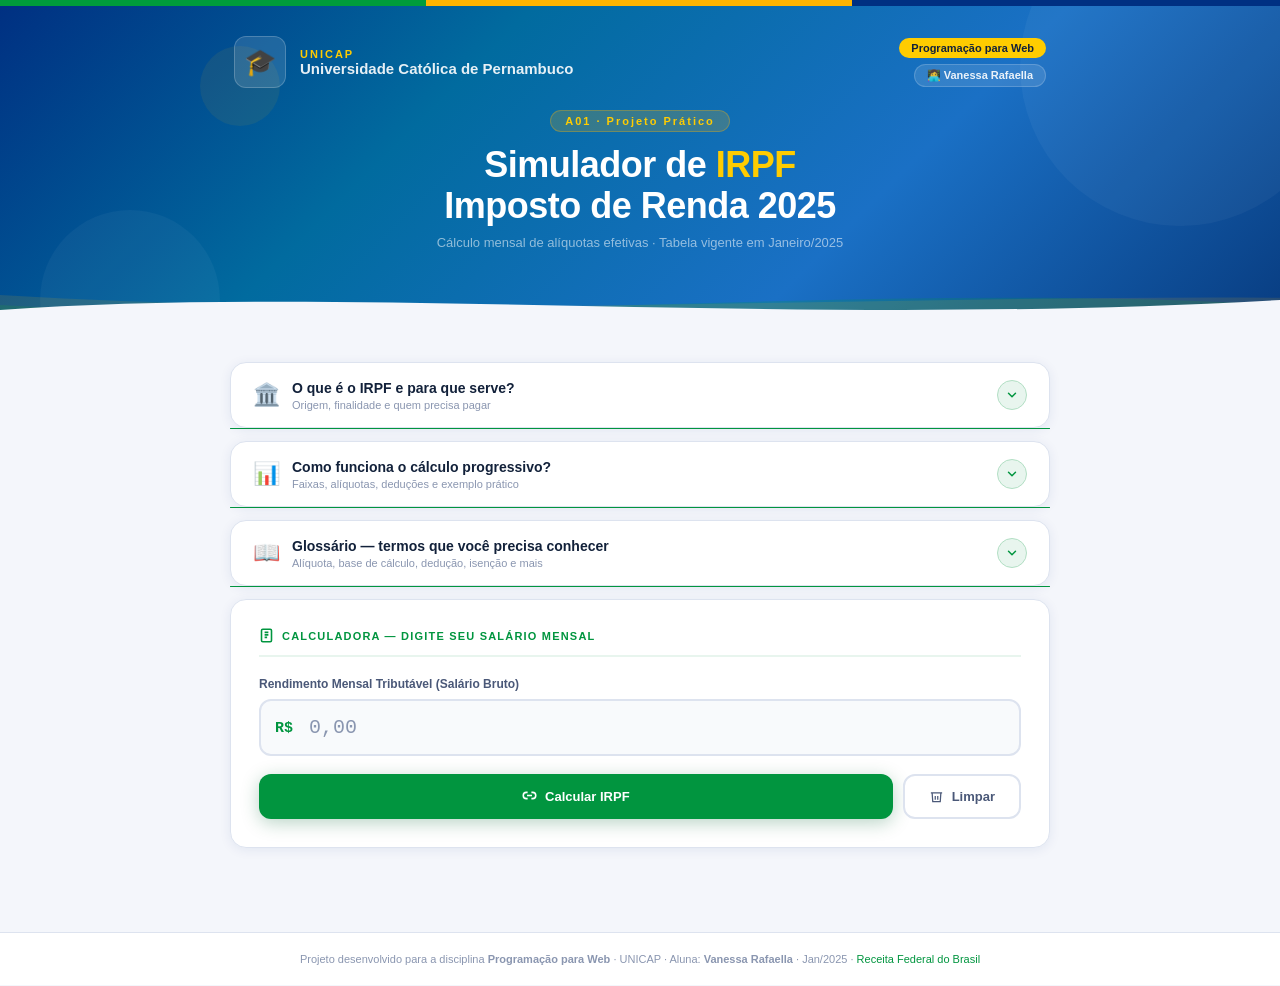
<file: index.html>
<!doctype html>
<html lang="pt-BR">
  <head>
    <meta charset="UTF-8" />
    <meta name="viewport" content="width=device-width, initial-scale=1.0" />

    <title>Simulador de IRPF - Imposto de Renda 2025 | Vanessa Rafaella · UNICAP</title>
    <meta name="description" content="Simulador de IRPF - Cálcule o seu imposto de renda com base na tabela do ano de 2025">
    <meta name="keywords" content="Calculadora de IRPF, Simulador de IRPF, Imposto de Renda 20025, Vanessenceweb">
    <meta name="author" content="Vanessa Lima">
    <meta name="robots" content="index, follow, max-image-preview:large, max-snippet:-1, max-video-preview:-1">

<!-- ====== || PRECONNECT || ====== -->
    <link rel="preconnect" href="https://fonts.googleapis.com">
    <link rel="preconnect" href="https://fonts.gstatic.com" crossorigin>
  
<!-- ====== || CSS || ====== -->
<link rel="stylesheet" href="style.css">

<!-- ====== || FAVICON || ====== -->
    
<link rel="icon" type="image/png" sizes="192x192" href="./favicon_io/android-chrome-192x192.png">
<link rel="icon" type="image/png" sizes="512x512" href="./favicon_io/android-chrome-512x512.png">
<link rel="apple-touch-icon" sizes="180x180" href="./favicon_io/apple-touch-icon.png">
<link rel="icon" type="image/png" sizes="32x32" href="./favicon_io/favicon-32x32.png">
<link rel="icon" type="image/png" sizes="16x16" href="./favicon_io/favicon-16x16.png">
<link rel="shortcut icon" href="./favicon_io/favicon.ico">
<link rel="manifest" href="./favicon_io/site.webmanifest">
 
    
<!-- TAGS OPEN GRAPH -->
  <meta property="og:title" content:"Simulador de IRPF - Imposto de Renda 2025 | Vanessa Rafaella · UNICAP">
  <meta property="og:description" content="Simulador de IRPF - Cálcule o seu imposto de renda com base na tabela do ano de 2025">
  <meta property="og:image:width" content="1200">
  <meta property="og:image:height" content="630">
  <meta property="og:url" content="https://vanessenceweb.github.io/ALIQUOTA/nova-calculadora-irpf.html">
  <meta property="og:type" content="website">
  <meta property="og:site_name" content="Simulador de IRPF - VANESSENCEWEB">




</head>

  <body>
    <!-- Canvas confete -->
    <canvas id="confete"
    style="
        position: fixed;
        top: 0;
        left: 0;
        width: 100%;
        height: 100%;
        pointer-events: none;
        z-index: 9998;
        display: none;
      "
    ></canvas>

    <!-- Carimbo isento -->
    <div id="carimbo">
      <div class="carimbo-box">
        <div class="ct">🇧🇷 ISENTO</div>
        <div class="cs">Imposto de Renda</div>
      </div>
    </div>

    <div class="faixa-brasil"></div>

    <!-- ════ HEADER ════ -->
    <header>
      <div class="deco d1"></div>
      <div class="deco d2"></div>
      <div class="deco d3"></div>

      <div class="header-inner">
        <div class="header-top">
          <div class="inst-logo">🎓</div>
          <div class="inst-info">
            <div class="sigla">UNICAP</div>
            <div class="inst-nome">Universidade Católica de Pernambuco</div>
          </div>
          <div class="header-badges">
            <span class="badge badge-mat">Programação para Web</span>
            <span class="badge badge-alu">👩‍💻 Vanessa Rafaella</span>
          </div>
        </div>

        <div class="header-title">
          <div class="tag">A01 · Projeto Prático</div>
          <h1>Simulador de <span>IRPF</span><br />Imposto de Renda 2025</h1>
          <p class="sub">
            Cálculo mensal de alíquotas efetivas · Tabela vigente em
            Janeiro/2025
          </p>
        </div>
      </div>

      <div class="waves-wrap" aria-hidden="true">
        <svg
          class="wave wave-1"
          viewBox="0 0 1440 50"
          preserveAspectRatio="none"
        >
          <path
            d="M0,25 C240,50 480,0 720,25 C960,50 1200,0 1440,25 L1440,50 L0,50Z"
          />
        </svg>
        <svg
          class="wave wave-2"
          viewBox="0 0 1440 50"
          preserveAspectRatio="none"
        >
          <path
            d="M0,15 C280,45 560,5 840,22 C1120,42 1300,8 1440,20 L1440,50 L0,50Z"
          />
        </svg>
        <svg
          class="wave wave-3"
          viewBox="0 0 1440 50"
          preserveAspectRatio="none"
        >
          <path
            d="M0,30 C200,5 450,48 720,20 C990,5 1220,42 1440,28 L1440,50 L0,50Z"
          />
        </svg>
      </div>
    </header>

    <!-- ════ MAIN ════ -->
    <main>
      <!-- ── ACORDEÕES EDUCATIVOS ── -->

      <!-- ACORDEÃO 1: O que é o IRPF -->
      <div class="acordeao">
        <div
          class="acord-header"
          onclick="toggleAcord(this)"
          aria-expanded="false"
        >
          <div class="acord-esq">
            <span class="acord-icone">🏛️</span>
            <div>
              <div class="acord-titulo">O que é o IRPF e para que serve?</div>
              <div class="acord-sub">
                Origem, finalidade e quem precisa pagar
              </div>
            </div>
          </div>
          <div class="acord-seta">
            <svg
              viewBox="0 0 24 24"
              fill="none"
              stroke-width="2.5"
              stroke-linecap="round"
              stroke-linejoin="round"
            >
              <polyline points="6 9 12 15 18 9" />
            </svg>
          </div>
        </div>
        <div class="acord-body">
          <div class="acord-body-inner">
            <div class="edu-grid">
              <div class="edu-card cv">
                <div class="ei">🏛️</div>
                <div class="et">O que é o IRPF?</div>
                <div class="ed">
                  O <strong>Imposto de Renda da Pessoa Física</strong> é um
                  tributo federal cobrado sobre os rendimentos (salários,
                  aluguéis, etc.) de cada cidadão brasileiro, gerenciado pela
                  <strong>Receita Federal</strong>.
                </div>
              </div>
              <div class="edu-card ca">
                <div class="ei">🏥</div>
                <div class="et">Para que serve?</div>
                <div class="ed">
                  O dinheiro financia serviços públicos como
                  <strong>saúde, educação, segurança e infraestrutura</strong>.
                  É uma das principais fontes de receita do governo federal —
                  arrecada centenas de bilhões por ano.
                </div>
              </div>
              <div class="edu-card cy">
                <div class="ei">📅</div>
                <div class="et">Quando é cobrado?</div>
                <div class="ed">
                  Para trabalhadores CLT, é descontado
                  <strong>todo mês na folha</strong> pelo empregador (IRRF). Uma
                  vez por ano, o contribuinte faz a
                  <strong>Declaração do IR</strong> para ajustar o valor final.
                </div>
              </div>
              <div class="edu-card cg">
                <div class="ei">⚖️</div>
                <div class="et">É progressivo — o que significa?</div>
                <div class="ed">
                  Quem ganha mais paga proporcionalmente mais. Quem ganha pouco
                  pode ser <strong>isento</strong>. A alíquota
                  <em>efetiva</em> é sempre menor que a da última faixa
                  atingida.
                </div>
              </div>
            </div>
          </div>
        </div>
      </div>

      <!-- ACORDEÃO 2: Como funciona -->
      <div class="acordeao">
        <div
          class="acord-header"
          onclick="toggleAcord(this)"
          aria-expanded="false"
        >
          <div class="acord-esq">
            <span class="acord-icone">📊</span>
            <div>
              <div class="acord-titulo">
                Como funciona o cálculo progressivo?
              </div>
              <div class="acord-sub">
                Faixas, alíquotas, deduções e exemplo prático
              </div>
            </div>
          </div>
          <div class="acord-seta">
            <svg
              viewBox="0 0 24 24"
              fill="none"
              stroke-width="2.5"
              stroke-linecap="round"
              stroke-linejoin="round"
            >
              <polyline points="6 9 12 15 18 9" />
            </svg>
          </div>
        </div>
        <div class="acord-body">
          <div class="acord-body-inner">
            <div class="edu-grid" style="margin-bottom: 20px">
              <div class="edu-card cv">
                <div class="ei">🍰</div>
                <div class="et">O imposto é como fatias de bolo</div>
                <div class="ed">
                  Cada parte do salário é tributada na alíquota da
                  <strong>sua faixa</strong>, nunca o salário todo. Por isso a
                  alíquota efetiva é sempre menor que a da última faixa.
                </div>
              </div>
              <div class="edu-card ca">
                <div class="ei">📐</div>
                <div class="et">Exemplo: salário de R$ 3.000</div>
                <div class="ed">
                  3.000 × 15% = R$ 450,00<br />450,00 − R$ 381,44 (dedução) =
                  <strong>R$ 68,56</strong><br />Alíquota efetiva = 68,56 ÷
                  3.000 = <strong>2,28%</strong>
                </div>
              </div>
            </div>
            <div style="overflow-x: auto">
              <table class="tabela">
                <thead>
                  <tr>
                    <th>Faixa</th>
                    <th class="col-h">Base de Cálculo Mensal</th>
                    <th>Alíquota</th>
                    <th class="col-h">Dedução</th>
                    <th>O que significa</th>
                  </tr>
                </thead>
                <tbody>
                  <tr>
                    <td><span class="pill p0">1ª Faixa</span></td>
                    <td class="mono col-h">Até R$ 2.259,20</td>
                    <td><span class="pill p0">Isento · 0%</span></td>
                    <td class="mono col-h">—</td>
                    <td style="font-size: 12px; color: var(--texto-2)">
                      Não paga nada de IR 🎉
                    </td>
                  </tr>
                  <tr>
                    <td><span class="pill p7">2ª Faixa</span></td>
                    <td class="mono col-h">R$ 2.259,21 a R$ 2.826,65</td>
                    <td><span class="pill p7">7,5%</span></td>
                    <td class="mono col-h">R$ 169,44</td>
                    <td style="font-size: 12px; color: var(--texto-2)">
                      Só o excedente de R$ 2.259,20
                    </td>
                  </tr>
                  <tr>
                    <td><span class="pill p15">3ª Faixa</span></td>
                    <td class="mono col-h">R$ 2.826,66 a R$ 3.751,05</td>
                    <td><span class="pill p15">15%</span></td>
                    <td class="mono col-h">R$ 381,44</td>
                    <td style="font-size: 12px; color: var(--texto-2)">
                      Só o excedente de R$ 2.826,65
                    </td>
                  </tr>
                  <tr>
                    <td><span class="pill p22">4ª Faixa</span></td>
                    <td class="mono col-h">R$ 3.751,06 a R$ 4.664,68</td>
                    <td><span class="pill p22">22,5%</span></td>
                    <td class="mono col-h">R$ 662,77</td>
                    <td style="font-size: 12px; color: var(--texto-2)">
                      Só o excedente de R$ 3.751,05
                    </td>
                  </tr>
                  <tr>
                    <td><span class="pill p27">5ª Faixa</span></td>
                    <td class="mono col-h">Acima de R$ 4.664,68</td>
                    <td><span class="pill p27">27,5%</span></td>
                    <td class="mono col-h">R$ 896,00</td>
                    <td style="font-size: 12px; color: var(--texto-2)">
                      Só o excedente de R$ 4.664,68
                    </td>
                  </tr>
                </tbody>
              </table>
            </div>
          </div>
        </div>
      </div>

      <!-- ACORDEÃO 3: Glossário -->
      <div class="acordeao">
        <div
          class="acord-header"
          onclick="toggleAcord(this)"
          aria-expanded="false"
        >
          <div class="acord-esq">
            <span class="acord-icone">📖</span>
            <div>
              <div class="acord-titulo">
                Glossário — termos que você precisa conhecer
              </div>
              <div class="acord-sub">
                Alíquota, base de cálculo, dedução, isenção e mais
              </div>
            </div>
          </div>
          <div class="acord-seta">
            <svg
              viewBox="0 0 24 24"
              fill="none"
              stroke-width="2.5"
              stroke-linecap="round"
              stroke-linejoin="round"
            >
              <polyline points="6 9 12 15 18 9" />
            </svg>
          </div>
        </div>
        <div class="acord-body">
          <div class="acord-body-inner">
            <div class="gloss-grid">
              <div class="gloss-item">
                <div class="gt">📌 Alíquota</div>
                <div class="gd">
                  Percentual (%) que define quanto de imposto incide sobre uma
                  faixa de renda. Ex: 15% na 3ª faixa.
                </div>
              </div>
              <div class="gloss-item">
                <div class="gt">📌 Alíquota Efetiva</div>
                <div class="gd">
                  O percentual real de imposto sobre o salário total. Sempre
                  menor que a alíquota da última faixa atingida.
                </div>
              </div>
              <div class="gloss-item">
                <div class="gt">📌 Base de Cálculo</div>
                <div class="gd">
                  Valor sobre o qual o imposto incide. Geralmente o salário
                  bruto menos deduções (INSS, dependentes).
                </div>
              </div>
              <div class="gloss-item">
                <div class="gt">📌 Dedução</div>
                <div class="gd">
                  Valor fixo subtraído do imposto calculado. Evita dupla
                  tributação entre faixas progressivas.
                </div>
              </div>
              <div class="gloss-item">
                <div class="gt">📌 IRRF</div>
                <div class="gd">
                  Imposto de Renda Retido na Fonte — descontado diretamente no
                  salário pelo empregador todo mês.
                </div>
              </div>
              <div class="gloss-item">
                <div class="gt">📌 Isenção</div>
                <div class="gd">
                  Quem ganha até R$ 2.259,20/mês (Jan/2025) está isento: não
                  paga nenhum imposto de renda.
                </div>
              </div>
            </div>
          </div>
        </div>
      </div>

      <!-- 4. CALCULADORA -->
      <div class="card">
        <div class="sec-title">
          <svg
            viewBox="0 0 24 24"
            fill="none"
            stroke="currentColor"
            stroke-width="2.5"
          >
            <rect x="4" y="2" width="16" height="20" rx="2" />
            <path d="M9 7h6M9 11h6M9 15h4" />
          </svg>
          Calculadora — Digite seu Salário Mensal
        </div>

        <div style="margin-bottom: 4px">
          <label for="salario"
            >Rendimento Mensal Tributável (Salário Bruto)</label
          >
          <div class="input-wrap">
            <span class="inp-prefix">R$</span>
            <input
              type="text"
              id="salario"
              placeholder="0,00"
              inputmode="decimal"
              autocomplete="off"
              aria-label="Salário bruto mensal"
            />
          </div>
          <span class="erro" id="erroInput"
            >⚠ Informe um valor válido maior que zero.</span
          >
        </div>

        <div class="btn-row">
          <button class="btn btn-calc" id="btnCalc" onclick="calcular()">
            <span class="icoBtn">
              <svg
                viewBox="0 0 24 24"
                fill="none"
                stroke="currentColor"
                stroke-width="2.5"
              >
                <path d="M9 17H7A5 5 0 0 1 7 7h2" />
                <path d="M15 7h2a5 5 0 1 1 0 10h-2" />
                <line x1="8" y1="12" x2="16" y2="12" />
              </svg>
            </span>
            <span class="spin"></span>
            Calcular IRPF
          </button>
          <button class="btn btn-lim" onclick="limpar()">
            <svg
              viewBox="0 0 24 24"
              fill="none"
              stroke="currentColor"
              stroke-width="2"
            >
              <path d="M3 6h18M19 6l-1 14H6L5 6M10 11v6M14 11v6" />
            </svg>
            Limpar
          </button>
        </div>
      </div>

      <!-- 5. RESULTADO -->
      <div id="resultado">
        <div class="card" style="border: 2px solid var(--verde-light)">
          <div class="sec-title">
            <svg
              viewBox="0 0 24 24"
              fill="none"
              stroke="currentColor"
              stroke-width="2.5"
            >
              <path d="M22 11.08V12a10 10 0 1 1-5.93-9.14" />
              <polyline points="22 4 12 14.01 9 11.01" />
            </svg>
            Resultado do Cálculo
          </div>

          <div class="res-grid">
            <div class="res-card rv">
              <div class="res-label">💰 Imposto a Recolher</div>
              <div class="res-valor" id="valorImposto">R$ 0,00</div>
              <div class="res-sub">Mensal · IRPF Jan/2025</div>
            </div>
            <div class="res-card ra">
              <div class="res-label">📊 Alíquota Efetiva</div>
              <div class="res-valor" id="valorAliquota">0,00%</div>
              <div class="res-sub">Sobre o rendimento bruto</div>
            </div>
          </div>

          <div style="overflow-x: auto; margin-bottom: 4px">
            <table class="tabela-res">
              <thead>
                <tr>
                  <th>Faixa</th>
                  <th class="col-h">Limite</th>
                  <th style="text-align: right">Imposto na Faixa</th>
                </tr>
              </thead>
              <tbody id="tbodyRes"></tbody>
            </table>
          </div>

          <div class="prog-wrap">
            <div class="prog-labels">
              <span>Alíquota efetiva sobre o salário total</span>
              <span id="progPct">0%</span>
            </div>
            <div class="prog-track">
              <div class="prog-fill" id="progFill"></div>
            </div>
          </div>

          <div class="nota">
            <span style="font-size: 18px; flex-shrink: 0">💡</span>
            <span
              >No sistema progressivo, cada real do salário só é tributado na
              alíquota da sua faixa — nunca o salário todo na alíquota mais
              alta. Por isso a alíquota <strong>efetiva</strong> é sempre menor
              que a <strong>nominal</strong> da última faixa.</span
            >
          </div>
        </div>

        <div class="btn-row" style="margin-top: 0">
          <button class="btn btn-pdf" onclick="gerarPDF()">
            <svg
              viewBox="0 0 24 24"
              fill="none"
              stroke="currentColor"
              stroke-width="2"
            >
              <path
                d="M14 2H6a2 2 0 0 0-2 2v16a2 2 0 0 0 2 2h12a2 2 0 0 0 2-2V8z"
              />
              <polyline points="14 2 14 8 20 8" />
              <line x1="16" y1="13" x2="8" y2="13" />
              <line x1="16" y1="17" x2="8" y2="17" />
            </svg>
            Baixar / Imprimir PDF
          </button>
        </div>
      </div>
    </main>

    <footer>
      Projeto desenvolvido para a disciplina
      <strong>Programação para Web</strong> · UNICAP · Aluna:
      <strong>Vanessa Rafaella</strong> · Jan/2025 ·
      <a href="https://www.gov.br/receitafederal" target="_blank"
        >Receita Federal do Brasil</a
      >
    </footer>

    <!-- ════ JAVASCRIPT ════ -->

    <script src="script.js"></script>
  </body>
</html>
</file>
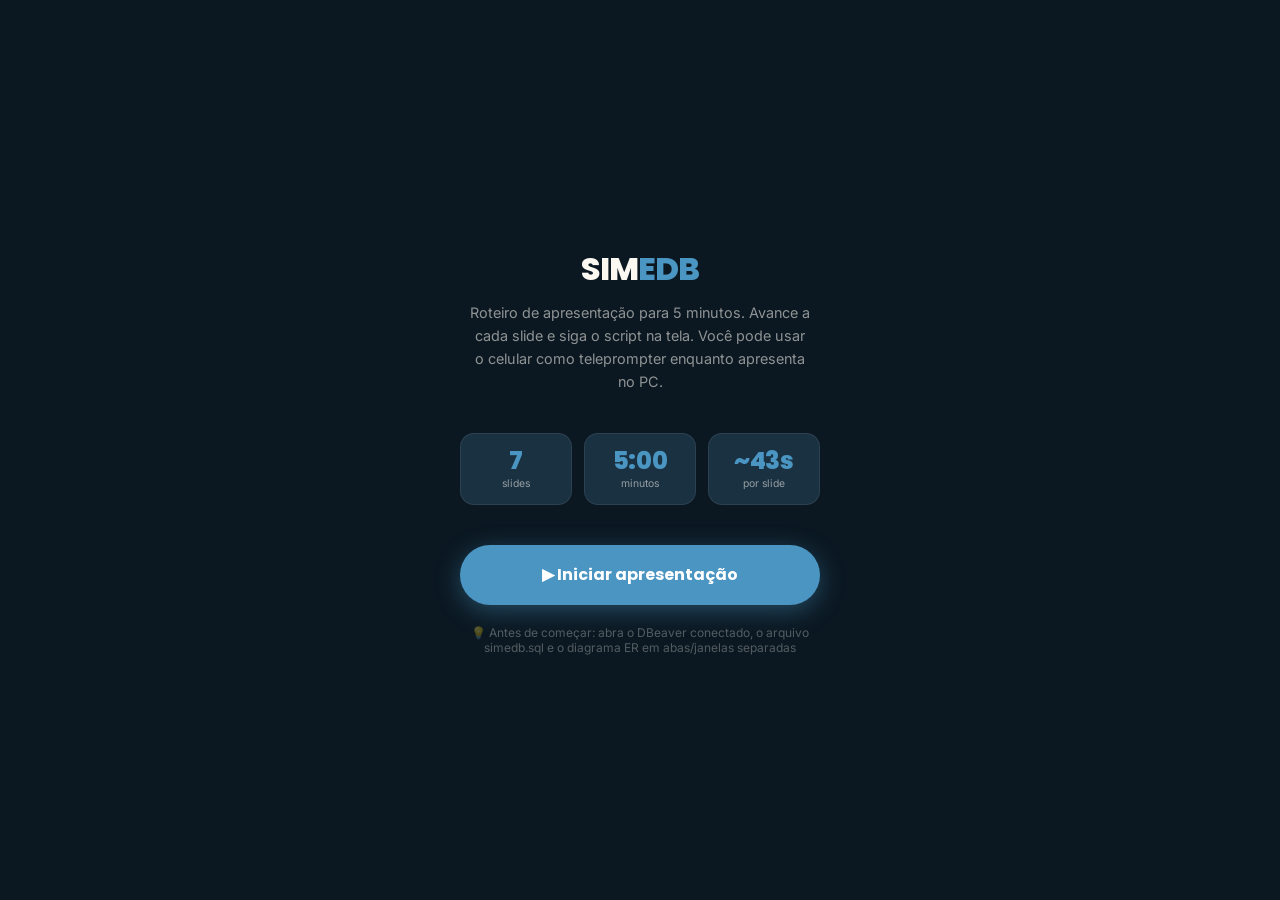
<file: simedb.html>
<!DOCTYPE html>
<html lang="pt-BR">
<head>
  <meta charset="UTF-8"/>
  <meta name="viewport" content="width=device-width, initial-scale=1.0, maximum-scale=1.0, user-scalable=no"/>
  <title>SIMEDB — Roteiro AV05 (5 min)</title>
  <link rel="preconnect" href="https://fonts.googleapis.com">
  <link rel="preconnect" href="https://fonts.gstatic.com" crossorigin>
  <link href="https://fonts.googleapis.com/css2?family=Poppins:wght@400;500;600;700;800&family=Inter:wght@300;400;500;600&display=swap" rel="stylesheet">
  <style>
    :root {
      --blue:     #4A95C2;
      --blue-d:   #1B4965;
      --blue-l:   #7AB5D8;
      --green:    #4CAF82;
      --green-d:  #2E8A5A;
      --yellow:   #F5C842;
      --red:      #E05A4A;
      --bg:       #0B1822;
      --surface:  #122430;
      --surface2: #1A3142;
      --border:   rgba(255,255,255,.08);
      --text:     #FBF7F1;
      --muted:    rgba(251,247,241,.55);
      --dim:      rgba(251,247,241,.3);
      --ff: 'Poppins', sans-serif;
      --fi: 'Inter', sans-serif;
    }
    *, *::before, *::after { box-sizing: border-box; margin: 0; padding: 0; }
    html, body { height: 100%; width: 100%; overflow: hidden; }
    body {
      font-family: var(--ff);
      background: var(--bg);
      color: var(--text);
      -webkit-font-smoothing: antialiased;
      user-select: none;
    }

    /* ── START SCREEN ── */
    #start-screen {
      position: fixed; inset: 0;
      display: flex; flex-direction: column;
      align-items: center; justify-content: center;
      background: var(--bg);
      z-index: 200;
      padding: 2rem;
      text-align: center;
    }
    .start-logo {
      font-size: 2rem; font-weight: 800;
      color: var(--text); letter-spacing: -.03em;
      margin-bottom: .5rem;
    }
    .start-logo span { color: var(--blue); }
    .start-sub {
      font-family: var(--fi);
      font-size: .9rem; color: var(--muted);
      margin-bottom: 2.5rem; line-height: 1.6;
      max-width: 340px;
    }
    .start-info {
      display: grid; grid-template-columns: repeat(3,1fr);
      gap: .75rem; margin-bottom: 2.5rem; width: 100%; max-width: 360px;
    }
    .start-info-box {
      background: var(--surface2);
      border: 1px solid var(--border);
      border-radius: 14px; padding: .9rem .5rem;
      text-align: center;
    }
    .si-num { font-size: 1.5rem; font-weight: 800; color: var(--blue); letter-spacing: -.02em; line-height: 1; }
    .si-lbl { font-family: var(--fi); font-size: .65rem; color: var(--muted); margin-top: .25rem; }
    .btn-start {
      width: 100%; max-width: 360px;
      padding: 1.1rem;
      background: var(--blue);
      border-radius: 999px; border: none;
      font-family: var(--ff); font-size: 1rem; font-weight: 700;
      color: white; cursor: pointer;
      box-shadow: 0 6px 24px rgba(74,149,194,.4);
      transition: all .2s;
    }
    .btn-start:hover { background: var(--blue-d); transform: translateY(-1px); }
    .start-tip {
      margin-top: 1.25rem;
      font-family: var(--fi); font-size: .75rem; color: var(--dim);
      display: flex; align-items: center; gap: .4rem;
      max-width: 340px; text-align: center;
    }

    /* ── MAIN LAYOUT ── */
    #presenter {
      display: none;
      height: 100vh;
      flex-direction: column;
    }
    #presenter.visible { display: flex; }

    /* ── GLOBAL TIMER BAR ── */
    .timer-bar-wrap {
      flex-shrink: 0;
      height: 5px;
      background: var(--surface2);
      position: relative;
    }
    .timer-bar-fill {
      position: absolute; top: 0; left: 0; height: 100%;
      background: var(--green);
      transition: width .5s linear, background .5s;
    }

    /* ── TOP ROW ── */
    .top-row {
      flex-shrink: 0;
      display: flex; align-items: center; justify-content: space-between;
      padding: .85rem 1.25rem;
      background: var(--surface);
      border-bottom: 1px solid var(--border);
    }
    .slide-indicator { display: flex; align-items: center; gap: .5rem; }
    .slide-dots { display: flex; gap: 4px; }
    .sdot {
      width: 6px; height: 6px; border-radius: 50%;
      background: var(--border); transition: all .3s;
    }
    .sdot.done    { background: var(--green); }
    .sdot.current { background: var(--blue); width: 18px; border-radius: 3px; }
    .sdot.future  { background: rgba(255,255,255,.15); }
    .slide-fraction {
      font-family: var(--fi); font-size: .75rem;
      color: var(--muted); font-weight: 500;
    }

    /* ── GLOBAL CLOCK ── */
    .global-clock { display: flex; align-items: center; gap: .5rem; }
    .clock-display {
      font-family: 'Courier New', monospace;
      font-size: 1.375rem; font-weight: 700;
      letter-spacing: .05em;
      transition: color .3s;
    }
    .clock-display.ok     { color: var(--green); }
    .clock-display.warn   { color: var(--yellow); }
    .clock-display.danger { color: var(--red); animation: flash .5s ease-in-out infinite; }
    @keyframes flash { 0%,100%{opacity:1} 50%{opacity:.4} }

    .btn-pause {
      width: 32px; height: 32px;
      background: var(--surface2);
      border: 1px solid var(--border);
      border-radius: 8px;
      display: flex; align-items: center; justify-content: center;
      cursor: pointer; color: var(--muted); transition: all .2s;
    }
    .btn-pause:hover { background: rgba(255,255,255,.08); color: var(--text); }
    .btn-pause svg { width: 14px; height: 14px; stroke: currentColor; fill: none; stroke-width: 2.5; stroke-linecap: round; stroke-linejoin: round; }

    /* ── SLIDE HEADER ── */
    .slide-head {
      flex-shrink: 0;
      padding: .85rem 1.25rem .6rem;
      display: flex; align-items: center; justify-content: space-between;
      border-bottom: 1px solid var(--border);
    }
    .slide-meta { display: flex; flex-direction: column; gap: .15rem; }
    .slide-number {
      font-family: var(--fi); font-size: .65rem; font-weight: 700;
      letter-spacing: .1em; text-transform: uppercase; color: var(--blue);
    }
    .slide-name {
      font-size: 1rem; font-weight: 700;
      color: var(--text); letter-spacing: -.01em;
    }
    .slide-timer-box {
      display: flex; flex-direction: column; align-items: flex-end; gap: .15rem;
    }
    .slide-time-label {
      font-family: var(--fi); font-size: .6rem; font-weight: 600;
      color: var(--muted); letter-spacing: .06em; text-transform: uppercase;
    }
    .slide-time-val {
      font-family: 'Courier New', monospace;
      font-size: 1.125rem; font-weight: 700;
      color: var(--blue-l);
    }

    /* ── SLIDE PROGRESS BAR (mini) ── */
    .slide-prog-wrap {
      flex-shrink: 0;
      height: 3px; background: var(--surface2);
      position: relative;
    }
    .slide-prog-fill {
      position: absolute; top: 0; left: 0; height: 100%;
      background: linear-gradient(90deg, var(--blue-d), var(--blue));
      transition: width .5s linear;
    }

    /* ── SCRIPT AREA ── */
    .script-area {
      flex: 1;
      overflow-y: auto; overflow-x: hidden;
      padding: 1rem 1.25rem 1rem;
    }
    .script-area::-webkit-scrollbar { width: 3px; }
    .script-area::-webkit-scrollbar-track { background: transparent; }
    .script-area::-webkit-scrollbar-thumb { background: var(--border); border-radius: 99px; }

    .script-label {
      font-family: var(--fi); font-size: .65rem; font-weight: 700;
      letter-spacing: .1em; text-transform: uppercase;
      color: var(--blue); margin-bottom: .75rem;
      display: flex; align-items: center; gap: .5rem;
    }
    .script-label::after { content: ''; flex: 1; height: 1px; background: rgba(74,149,194,.2); }

    .script-text {
      font-family: var(--fi);
      font-size: 1.0625rem;
      line-height: 1.75;
      color: var(--text);
      font-weight: 400;
    }
    .script-text .hl {
      color: var(--blue-l);
      font-weight: 600;
    }
    .script-text .stat {
      display: inline-block;
      background: rgba(74,149,194,.14);
      border: 1px solid rgba(74,149,194,.25);
      border-radius: 6px;
      padding: .05rem .4rem;
      color: var(--blue-l);
      font-weight: 700;
      font-size: .95em;
    }
    .script-text .pause {
      display: inline-flex; align-items: center; gap: .3rem;
      color: var(--yellow); font-size: .85em;
      font-weight: 600; font-style: italic;
    }
    .script-text .pause::before { content: '⏸'; font-style: normal; }

    /* code block inside script */
    .script-text code {
      font-family: 'Courier New', monospace;
      background: rgba(0,0,0,.35);
      border: 1px solid var(--border);
      border-radius: 6px;
      padding: .1rem .35rem;
      font-size: .85em;
      color: #B8895C;
    }

    /* talking points */
    .points {
      margin-top: 1rem;
      display: flex; flex-direction: column; gap: .6rem;
    }
    .point { display: flex; gap: .75rem; align-items: flex-start; }
    .point-bullet {
      width: 22px; height: 22px; flex-shrink: 0;
      background: rgba(74,149,194,.12);
      border: 1px solid rgba(74,149,194,.25);
      border-radius: 6px;
      display: flex; align-items: center; justify-content: center;
      font-size: .65rem; font-weight: 700; color: var(--blue);
      margin-top: 1px;
    }
    .point-text {
      font-family: var(--fi); font-size: .9rem;
      color: rgba(251,247,241,.82); line-height: 1.55;
    }
    .point-text strong { color: var(--text); font-weight: 600; }

    /* action box — coisas a fazer no PC */
    .action-box {
      margin-top: 1rem;
      background: rgba(184,137,92,.1);
      border: 1px solid rgba(184,137,92,.3);
      border-radius: 10px;
      padding: .75rem .9rem;
    }
    .action-title {
      font-family: var(--fi); font-size: .65rem; font-weight: 700;
      letter-spacing: .1em; text-transform: uppercase;
      color: #B8895C; margin-bottom: .5rem;
      display: flex; align-items: center; gap: .4rem;
    }
    .action-list {
      font-family: var(--fi); font-size: .82rem;
      color: rgba(251,247,241,.85); line-height: 1.6;
      padding-left: 1rem;
    }
    .action-list li { margin-bottom: .25rem; }

    /* alert box */
    .alert-box {
      margin-top: 1rem;
      padding: .75rem 1rem;
      border-radius: 10px;
      display: flex; gap: .6rem; align-items: flex-start;
    }
    .alert-box.tip  { background: rgba(76,175,130,.1); border: 1px solid rgba(76,175,130,.2); }
    .alert-box.warn { background: rgba(245,200,66,.08); border: 1px solid rgba(245,200,66,.2); }
    .alert-icon { font-size: 1rem; flex-shrink: 0; margin-top: .05rem; }
    .alert-text { font-family: var(--fi); font-size: .8rem; color: var(--muted); line-height: 1.5; }
    .alert-text strong { color: var(--text); font-weight: 600; }

    /* ── BOTTOM CONTROLS ── */
    .controls {
      flex-shrink: 0;
      padding: .75rem 1.25rem 1.5rem;
      background: var(--surface);
      border-top: 1px solid var(--border);
      display: grid;
      grid-template-columns: 1fr 2fr 1fr;
      gap: .6rem;
      align-items: center;
    }
    .btn-nav {
      padding: .75rem;
      background: var(--surface2);
      border: 1px solid var(--border);
      border-radius: 12px;
      font-family: var(--ff); font-size: .8125rem; font-weight: 600;
      color: var(--muted); cursor: pointer;
      display: flex; align-items: center; justify-content: center; gap: .4rem;
      transition: all .2s;
    }
    .btn-nav:hover:not(:disabled) { background: rgba(255,255,255,.06); color: var(--text); }
    .btn-nav:disabled { opacity: .3; pointer-events: none; }
    .btn-nav svg { width: 14px; height: 14px; stroke: currentColor; fill: none; stroke-width: 2.5; stroke-linecap: round; stroke-linejoin: round; }
    .btn-next-big {
      padding: .85rem;
      background: var(--blue);
      border: none;
      border-radius: 12px;
      font-family: var(--ff); font-size: .9rem; font-weight: 700;
      color: white; cursor: pointer;
      display: flex; align-items: center; justify-content: center; gap: .5rem;
      box-shadow: 0 4px 16px rgba(74,149,194,.35);
      transition: all .2s;
    }
    .btn-next-big:hover { background: var(--blue-d); transform: translateY(-1px); }
    .btn-next-big:disabled { background: var(--surface2); color: var(--muted); box-shadow: none; transform: none; pointer-events: none; }
    .btn-next-big svg { width: 16px; height: 16px; stroke: currentColor; fill: none; stroke-width: 2.5; stroke-linecap: round; stroke-linejoin: round; }

    /* ── FINISH SCREEN ── */
    #finish-screen {
      display: none;
      position: fixed; inset: 0;
      background: var(--bg);
      z-index: 200;
      flex-direction: column;
      align-items: center; justify-content: center;
      text-align: center; padding: 2rem;
    }
    .finish-emoji { font-size: 4rem; margin-bottom: 1rem; }
    .finish-title {
      font-size: 1.75rem; font-weight: 800;
      color: var(--text); letter-spacing: -.02em;
      margin-bottom: .5rem; line-height: 1.2;
    }
    .finish-title span { color: var(--blue); }
    .finish-sub {
      font-family: var(--fi); font-size: .9rem;
      color: var(--muted); margin-bottom: 2rem;
      line-height: 1.6; max-width: 320px;
    }
    .finish-time-box {
      background: var(--surface2);
      border: 1px solid var(--border);
      border-radius: 16px; padding: 1.25rem 2rem;
      margin-bottom: 2rem;
    }
    .ft-label { font-family: var(--fi); font-size: .7rem; font-weight: 600; letter-spacing: .1em; text-transform: uppercase; color: var(--muted); margin-bottom: .35rem; }
    .ft-time { font-family: 'Courier New', monospace; font-size: 2.5rem; font-weight: 700; color: var(--blue); }
    .btn-restart {
      width: 100%; max-width: 300px;
      padding: .9rem;
      background: var(--surface2);
      border: 1px solid var(--border);
      border-radius: 12px;
      font-family: var(--ff); font-size: .9rem; font-weight: 600;
      color: var(--text); cursor: pointer; transition: all .2s;
    }
    .btn-restart:hover { background: rgba(255,255,255,.06); }
  </style>
</head>
<body>

<!-- ═══════════ START SCREEN ═══════════ -->
<div id="start-screen">
  <div class="start-logo">SIM<span>EDB</span></div>
  <p class="start-sub">Roteiro de apresentação para 5 minutos. Avance a cada slide e siga o script na tela. Você pode usar o celular como teleprompter enquanto apresenta no PC.</p>

  <div class="start-info">
    <div class="start-info-box">
      <div class="si-num">7</div>
      <div class="si-lbl">slides</div>
    </div>
    <div class="start-info-box">
      <div class="si-num">5:00</div>
      <div class="si-lbl">minutos</div>
    </div>
    <div class="start-info-box">
      <div class="si-num">~43s</div>
      <div class="si-lbl">por slide</div>
    </div>
  </div>

  <button class="btn-start" onclick="startPresentation()">
    ▶ Iniciar apresentação
  </button>
  <div class="start-tip">
    💡 Antes de começar: abra o DBeaver conectado, o arquivo simedb.sql e o diagrama ER em abas/janelas separadas
  </div>
</div>

<!-- ═══════════ PRESENTER ═══════════ -->
<div id="presenter">

  <div class="timer-bar-wrap">
    <div class="timer-bar-fill" id="global-bar" style="width:100%"></div>
  </div>

  <div class="top-row">
    <div class="slide-indicator">
      <div class="slide-dots" id="slide-dots"></div>
      <span class="slide-fraction" id="slide-fraction">1 / 7</span>
    </div>
    <div class="global-clock">
      <div class="clock-display ok" id="clock">5:00</div>
      <div class="btn-pause" id="btn-pause" onclick="togglePause()">
        <svg id="pause-icon" viewBox="0 0 24 24"><rect x="6" y="4" width="4" height="16"/><rect x="14" y="4" width="4" height="16"/></svg>
      </div>
    </div>
  </div>

  <div class="slide-head">
    <div class="slide-meta">
      <span class="slide-number" id="slide-number">Slide 01</span>
      <span class="slide-name" id="slide-name">Abertura</span>
    </div>
    <div class="slide-timer-box">
      <span class="slide-time-label">Tempo ideal</span>
      <span class="slide-time-val" id="slide-alloc">0:25</span>
    </div>
  </div>

  <div class="slide-prog-wrap">
    <div class="slide-prog-fill" id="slide-bar" style="width:0%"></div>
  </div>

  <div class="script-area" id="script-area"></div>

  <div class="controls">
    <button class="btn-nav" id="btn-prev" onclick="prevSlide()">
      <svg viewBox="0 0 24 24"><path d="M15 18l-6-6 6-6"/></svg>
      Voltar
    </button>
    <button class="btn-next-big" id="btn-next" onclick="nextSlide()">
      Próximo slide
      <svg viewBox="0 0 24 24"><path d="M9 18l6-6-6-6"/></svg>
    </button>
    <button class="btn-nav" id="btn-finish" onclick="endPresentation()" style="display:none">
      Finalizar ✓
    </button>
    <div style="display:none" id="spacer-right"></div>
  </div>

</div>

<!-- ═══════════ FINISH SCREEN ═══════════ -->
<div id="finish-screen" style="display:none">
  <div class="finish-emoji">🎓</div>
  <div class="finish-title">Apresentação<br><span>concluída!</span></div>
  <p class="finish-sub">Você fez um semestre inteiro de Banco de Dados sozinha. Agora é só responder com calma se a banca perguntar algo.</p>
  <div class="finish-time-box">
    <div class="ft-label">Tempo total utilizado</div>
    <div class="ft-time" id="finish-time">—</div>
  </div>
  <button class="btn-restart" onclick="restart()">↩ Recomeçar do início</button>
</div>

<script>
  // ── SLIDE DATA
  const slides = [
    {
      number: '01',
      name: 'Abertura — Quem sou e o que vou mostrar',
      alloc: 25,
      script: `
        <div class="script-label">Fala de abertura</div>
        <div class="script-text">
          <span class="pause">pausa de 2 segundos antes de falar, respira</span><br><br>
          "Boa tarde, professor. Meu nome é <span class="hl">Vanessa Rafaella</span> e vou apresentar o projeto que desenvolvi ao longo do semestre na disciplina de Banco de Dados.<br><br>
          O sistema se chama <span class="hl">SIMEDB</span> — <span class="hl">Sistema de Monitoramento e Gestão de Dados da Educação Básica</span>, e vou seguir a ordem das atividades: AV01, AV02, AV03 e AV04, terminando com uma demonstração prática do banco e das consultas em funcionamento."
        </div>
        <div class="alert-box tip">
          <span class="alert-icon">💡</span>
          <div class="alert-text"><strong>Dica:</strong> fale devagar, postura aberta. Não precisa dizer que fez sozinha logo de cara — isso fica natural ao longo da fala.</div>
        </div>
      `
    },
    {
      number: '02',
      name: 'AV01 — Minimundo (o problema que o SIMEDB resolve)',
      alloc: 40,
      script: `
        <div class="script-label">Contextualização do projeto</div>
        <div class="script-text">
          "Comecei pelo <span class="hl">minimundo</span>: a ideia é apoiar o monitoramento da <span class="hl">ODS 4 da ONU</span> — educação de qualidade — armazenando dados de escolas da educação básica em Pernambuco.<br><br>
          O sistema precisa registrar <span class="hl">escolas</span>, sua infraestrutura, <span class="hl">turmas</span>, <span class="hl">alunos</span> matriculados, <span class="hl">docentes</span> que lecionam, <span class="hl">gestores</span> que administram, e <span class="hl">indicadores educacionais</span> como taxa de aprovação e evasão.<br><br>
          A motivação é prática: dados confiáveis ajudam gestores públicos a identificar escolas que precisam de mais investimento e a acompanhar metas da ODS 4."
        </div>
        <div class="action-box">
          <div class="action-title">📺 No PC, mostrar:</div>
          <ol class="action-list">
            <li>Abrir o documento da <strong>AV01 (minimundo)</strong> no Word</li>
            <li>Rolar mostrando os requisitos principais — sem ler tudo, só os títulos</li>
          </ol>
        </div>
        <div class="alert-box tip">
          <span class="alert-icon">💡</span>
          <div class="alert-text"><strong>Frase de transição forte:</strong> "Com o minimundo definido, parti para a modelagem."</div>
        </div>
      `
    },
    {
      number: '03',
      name: 'AV02 — Modelo Conceitual e Físico',
      alloc: 60,
      script: `
        <div class="script-label">Da ideia para o modelo</div>
        <div class="script-text">
          "Na AV02 transformei o minimundo em dois modelos.<br><br>
          No <span class="hl">modelo conceitual</span> identifiquei <span class="stat">11 entidades</span> e os relacionamentos entre elas. Trabalhei conceitos importantes:<br><br>
          • <span class="hl">Especialização</span> — Pessoa se especializa em Aluno, Docente e Gestor.<br>
          • <span class="hl">Entidade fraca</span> — Indicador_Educacional depende de Escola.<br>
          • <span class="hl">Atributo multivalorado</span> — Telefone virou tabela própria.<br>
          • <span class="hl">Entidade associativa</span> — Matrícula liga Aluno e Turma.<br>
          • <span class="hl">Relacionamento N para N</span> — Leciona entre Docente e Turma.<br><br>
          Depois mapeei tudo para o <span class="hl">modelo físico</span>, definindo tipos, chaves, restrições, prontas para virar tabelas."
        </div>
        <div class="action-box">
          <div class="action-title">📺 No PC, mostrar:</div>
          <ol class="action-list">
            <li>Abrir o <strong>documento da AV02</strong></li>
            <li>Mostrar o <strong>diagrama ER conceitual</strong> (rolar com calma)</li>
            <li>Mostrar o <strong>modelo físico</strong> em seguida</li>
          </ol>
        </div>
        <div class="alert-box warn">
          <span class="alert-icon">⏱</span>
          <div class="alert-text"><strong>Slide longo (60s).</strong> Não acelere. Aponte para cada conceito no diagrama enquanto fala.</div>
        </div>
      `
    },
    {
      number: '04',
      name: 'AV03 — Implementação SQL no PostgreSQL',
      alloc: 50,
      script: `
        <div class="script-label">Da teoria para o banco real</div>
        <div class="script-text">
          "Na AV03 implementei o modelo físico em <span class="hl">SQL puro</span>, escrito à mão, sem usar nenhuma ferramenta de modelagem para exportar. O script criou as <span class="stat">11 tabelas</span>, com todas as <span class="hl">chaves primárias</span>, <span class="hl">estrangeiras</span> e <span class="hl">constraints</span> (CHECK, UNIQUE, NOT NULL).<br><br>
          Hospedei o banco no <span class="hl">PostgreSQL do Render</span>, na nuvem, e populei com dados de exemplo: <span class="stat">3 escolas</span>, <span class="stat">15 pessoas</span>, <span class="stat">6 turmas</span>, <span class="stat">10 matrículas</span> e <span class="stat">9 indicadores</span> educacionais.<br><br>
          O banco está <span class="hl">rodando agora, ao vivo</span>, conectado pelo DBeaver."
        </div>
        <div class="action-box">
          <div class="action-title">🎬 Demonstração ao vivo (parte 1):</div>
          <ol class="action-list">
            <li>Abrir o <strong>DBeaver</strong> já conectado ao Render</li>
            <li>Expandir <strong>public → Tables</strong> e mostrar as <strong>11 tabelas</strong></li>
            <li>Duplo clique em <code>escola</code> → aba <strong>Data</strong> (mostra as 3 escolas)</li>
            <li>Botão direito em <strong>public</strong> → <strong>View Diagram</strong> (diagrama ER gerado automaticamente)</li>
          </ol>
        </div>
        <div class="alert-box tip">
          <span class="alert-icon">💡</span>
          <div class="alert-text"><strong>Frase de impacto:</strong> "Esse diagrama foi gerado automaticamente pelo banco — é a prova que a modelagem virou banco real."</div>
        </div>
      `
    },
    {
      number: '05',
      name: 'AV04 — Consultas SQL ao vivo',
      alloc: 70,
      script: `
        <div class="script-label">Demonstração prática das consultas</div>
        <div class="script-text">
          "Na AV04 desenvolvi <span class="hl">4 consultas SQL</span> que extraem informações úteis do banco. Vou rodar uma delas ao vivo agora.<br><br>
          A consulta combina <span class="hl">JOIN</span> entre <span class="hl">escola</span> e <span class="hl">indicador_educacional</span>, usa <span class="hl">WHERE</span> para filtrar, e <span class="hl">GROUP BY</span> com função de agregação para comparar a <span class="hl">taxa média de aprovação</span> entre escolas <span class="hl">municipais</span> e <span class="hl">estaduais</span>.<br><br>
          O resultado mostra que a escola municipal apresenta <span class="stat">92,5%</span> de aprovação, enquanto as estaduais ficam em <span class="stat">83,15%</span> — e uma escola rural, sem internet, puxa essa média para baixo."
        </div>
        <div class="action-box">
          <div class="action-title">🎬 Demonstração ao vivo (parte 2):</div>
          <ol class="action-list">
            <li>No DBeaver: <strong>SQL Editor → New SQL Editor</strong> (Cmd+])</li>
            <li>Colar a <strong>Consulta 4</strong> (taxa de aprovação por dependência)</li>
            <li>Selecionar e apertar <strong>Cmd+Enter</strong></li>
            <li>Mostrar o resultado na grade embaixo</li>
            <li>Se sobrar tempo: rodar também a <strong>Consulta 1</strong> (escolas sem infraestrutura)</li>
          </ol>
        </div>
        <div class="alert-box warn">
          <span class="alert-icon">⏱</span>
          <div class="alert-text"><strong>Slide mais longo (70s).</strong> Demo ao vivo pode dar imprevisto — se o Render demorar a responder (banco free hiberna), avise calmamente: "Está acordando o banco, um momento."</div>
        </div>
      `
    },
    {
      number: '06',
      name: 'Reflexão técnica e aprendizados',
      alloc: 35,
      script: `
        <div class="script-label">O que aprendi no processo</div>
        <div class="script-text">
          "Saindo da parte técnica, queria fechar com o aprendizado.<br><br>
          Esse projeto me obrigou a percorrer <span class="hl">o ciclo completo de banco de dados</span> — do levantamento de requisitos até a consulta em produção. <span class="pause">pausa curta</span><br><br>
          Aprendi na prática que o trabalho do <span class="hl">DBA</span> não é só escrever <code>CREATE TABLE</code>: é entender o problema, modelar com cuidado, escolher os tipos certos, garantir <span class="hl">integridade</span> com constraints, e expor os dados em <span class="hl">consultas que respondem perguntas reais</span>.<br><br>
          Outro aprendizado importante: trabalhar com <span class="hl">banco em nuvem</span>, conexão SSL, JDBC — habilidades que vou levar para o mercado."
        </div>
        <div class="alert-box tip">
          <span class="alert-icon">💡</span>
          <div class="alert-text"><strong>Se quiser comentar sobre fazer sozinha:</strong> aqui é o momento. Algo como "tive desafios no caminho, inclusive a equipe se desfez, mas decidi entregar tudo individualmente — e aprendi muito mais por causa disso."</div>
        </div>
      `
    },
    {
      number: '07',
      name: 'Encerramento',
      alloc: 25,
      script: `
        <div class="script-label">Fechamento</div>
        <div class="script-text">
          "Para fechar: o SIMEDB é mais do que uma entrega acadêmica — é um exercício de <span class="hl">como a tecnologia pode apoiar políticas públicas de educação</span>.<br><br>
          <span class="pause">pausa final</span><br><br>
          O banco está rodando, as consultas funcionam, e a modelagem reflete fielmente o minimundo proposto.<br><br>
          <span class="hl">Obrigada</span> pela atenção. Estou à disposição para perguntas."
        </div>
        <div class="points">
          <div class="point">
            <div class="point-bullet">→</div>
            <div class="point-text">Manter o DBeaver aberto, com a tabela <strong>escola</strong> ou o <strong>diagrama ER</strong> visível para perguntas</div>
          </div>
          <div class="point">
            <div class="point-bullet">→</div>
            <div class="point-text"><strong>Não tenha pressa na última frase.</strong> Sorria. Mantenha contato visual.</div>
          </div>
        </div>
        <div class="alert-box tip">
          <span class="alert-icon">🎯</span>
          <div class="alert-text"><strong>Se a banca perguntar sobre escolhas técnicas:</strong> tenha na manga "por que tabelas separadas para especialização" (flexibilidade e integridade referencial) e "por que telefone como tabela" (atributo multivalorado precisa de tabela própria na 1FN).</div>
        </div>
      `
    }
  ];

  // ── STATE
  let currentSlide = 0;
  let totalSeconds = 300; // 5:00
  let elapsed      = 0;
  let paused       = false;
  let timer        = null;
  let slideElapsed = 0;
  let startTs      = null;
  let totalUsed    = 0;

  const dotsEl = document.getElementById('slide-dots');
  slides.forEach((_, i) => {
    const d = document.createElement('div');
    d.className = 'sdot future';
    dotsEl.appendChild(d);
  });

  function startPresentation() {
    document.getElementById('start-screen').style.display = 'none';
    const pres = document.getElementById('presenter');
    pres.style.display = 'flex';
    pres.classList.add('visible');
    renderSlide(0);
    startTimer();
  }

  function startTimer() {
    startTs = Date.now();
    timer = setInterval(() => {
      if (paused) return;
      elapsed = Math.floor((Date.now() - startTs) / 1000);
      slideElapsed++;
      updateClock();
      updateBars();
    }, 1000);
  }

  function togglePause() {
    paused = !paused;
    const icon = document.getElementById('pause-icon');
    if (paused) {
      icon.innerHTML = '<polygon points="5 3 19 12 5 21 5 3"/>';
    } else {
      icon.innerHTML = '<rect x="6" y="4" width="4" height="16"/><rect x="14" y="4" width="4" height="16"/>';
    }
  }

  function updateClock() {
    const remaining = Math.max(0, totalSeconds - elapsed);
    const m = Math.floor(remaining / 60);
    const s = remaining % 60;
    const str = m + ':' + String(s).padStart(2, '0');
    const el = document.getElementById('clock');
    el.textContent = str;
    if (remaining > 90)       { el.className = 'clock-display ok'; }
    else if (remaining > 30)  { el.className = 'clock-display warn'; }
    else                      { el.className = 'clock-display danger'; }
    if (remaining === 0) { endPresentation(); }
  }

  function updateBars() {
    const pct = Math.max(0, ((totalSeconds - elapsed) / totalSeconds) * 100);
    const gb = document.getElementById('global-bar');
    gb.style.width = pct + '%';
    if (pct > 40) gb.style.background = 'var(--green)';
    else if (pct > 15) gb.style.background = 'var(--yellow)';
    else gb.style.background = 'var(--red)';

    const alloc = slides[currentSlide].alloc;
    const slidePct = Math.min(100, (slideElapsed / alloc) * 100);
    document.getElementById('slide-bar').style.width = slidePct + '%';
  }

  function renderSlide(idx) {
    const s = slides[idx];
    document.getElementById('slide-number').textContent = 'Slide ' + s.number;
    document.getElementById('slide-name').textContent   = s.name;
    document.getElementById('slide-fraction').textContent = (idx + 1) + ' / ' + slides.length;
    const m = Math.floor(s.alloc / 60);
    const sec = s.alloc % 60;
    document.getElementById('slide-alloc').textContent = m + ':' + String(sec).padStart(2,'0');
    document.getElementById('script-area').innerHTML = s.script;

    document.querySelectorAll('.sdot').forEach((d, i) => {
      d.className = 'sdot ' + (i < idx ? 'done' : i === idx ? 'current' : 'future');
    });

    document.getElementById('btn-prev').disabled = idx === 0;
    const isLast = idx === slides.length - 1;
    document.getElementById('btn-next').style.display = isLast ? 'none' : 'flex';
    document.getElementById('btn-next').disabled = isLast;
    document.getElementById('btn-finish').style.display = isLast ? 'flex' : 'none';
    document.getElementById('spacer-right').style.display = isLast ? 'none' : 'block';

    slideElapsed = 0;
    document.getElementById('slide-bar').style.width = '0%';
    document.getElementById('script-area').scrollTop = 0;
  }

  function nextSlide() {
    if (currentSlide < slides.length - 1) {
      currentSlide++;
      renderSlide(currentSlide);
    }
  }

  function prevSlide() {
    if (currentSlide > 0) {
      currentSlide--;
      renderSlide(currentSlide);
    }
  }

  function endPresentation() {
    clearInterval(timer);
    totalUsed = elapsed;
    const m = Math.floor(totalUsed / 60);
    const s = totalUsed % 60;
    document.getElementById('finish-time').textContent = m + ':' + String(s).padStart(2,'0');
    document.getElementById('finish-screen').style.display = 'flex';
  }

  function restart() {
    clearInterval(timer);
    currentSlide = 0; elapsed = 0; slideElapsed = 0; paused = false;
    document.getElementById('finish-screen').style.display = 'none';
    document.getElementById('clock').textContent = '5:00';
    document.getElementById('clock').className = 'clock-display ok';
    document.getElementById('global-bar').style.width = '100%';
    document.getElementById('pause-icon').innerHTML = '<rect x="6" y="4" width="4" height="16"/><rect x="14" y="4" width="4" height="16"/>';
    renderSlide(0);
    startTimer();
  }

  document.addEventListener('keydown', e => {
    if (e.key === 'ArrowRight' || e.key === ' ') nextSlide();
    if (e.key === 'ArrowLeft') prevSlide();
    if (e.key === 'p' || e.key === 'P') togglePause();
  });
  let _tx = 0;
  document.addEventListener('touchstart', e => _tx = e.touches[0].clientX, {passive:true});
  document.addEventListener('touchend', e => {
    const dx = _tx - e.changedTouches[0].clientX;
    if (Math.abs(dx) > 60) { dx > 0 ? nextSlide() : prevSlide(); }
  });
</script>
</body>
</html>
</file>
<file: style.css>
:root {
      --verde:       #01953F;
      --VERDE-HOVER: #16C05D;
      --verde-mid:   #009c3b;
      --verde-light: #e8f5ee;
      --amarelo:     #FFCC00;
      --azul:        #003082;
      --azul-mid:    #2050a4;
      --azul-light:  #eef2fb;
      --fundo:       #f4f6fb;
      --branco:      #ffffff;
      --borda:       #dde3ef;
      --texto:       #12213a;
      --texto-2:     #4a5878;
      --texto-3:     #8a96b0;
      --sombra-s:    0 2px 12px rgba(0,48,130,0.08);
      --sombra-m:    0 6px 28px rgba(0,48,130,0.13);
      --r:           16px;
      --tr:          all 0.24s cubic-bezier(.4,0,.2,1);
    }

    *, *::before, *::after { box-sizing: border-box; margin: 0; padding: 0; }
    html { scroll-behavior: smooth; }

    body {
      font-family: 'Sora', sans-serif;
      background: var(--fundo);
      color: var(--texto);
      min-height: 100vh;
    }

    /* ── Faixa Brasil ── */
    .faixa-brasil {
      height: 6px;
      background: linear-gradient(90deg, #009c3b 33.3%, #FFB400 33.3% 66.6%, #003082 66.6%);
    }

    /* ── HEADER ── */
    header {
      background: linear-gradient(-45deg, #083C80, #1a70c5, #016b9f, #003082);
      animation: gradientBG 15s ease infinite;
      color: #fff;
      position: relative;
      overflow: hidden;
    }

      @keyframes gradientBG {
            0% { background-position: 0% 50%; }
            50% { background-position: 100% 50%; }
            100% { background-position: 0% 50%; }
        }

    .deco { position:absolute; border-radius:50%; pointer-events:none; background:rgba(255,255,255,0.04); }
    .deco.d1 { width:320px; height:320px; top:-100px; right:-60px; }
    .deco.d2 { width:180px; height:180px; bottom:-60px; left:40px; }
    .deco.d3 { width:80px; height:80px; top:40px; left:200px; background:rgba(255,180,0,0.07); }

    .header-inner {
      max-width: 860px; margin: 0 auto;
      padding: 30px 24px 0; position: relative; z-index: 1;
    }

    .header-top {
      display: flex; align-items: center; gap: 14px;
       margin-bottom: 22px;
    }

    .inst-logo {
      width:52px; height:52px; flex-shrink:0;
      background:rgba(255,255,255,.12); border:1.5px solid rgba(255,255,255,.2);
      border-radius:12px; display:flex; align-items:center; justify-content:center;
      font-size:26px;
    }

    .inst-info { flex:1; }
    .inst-info .sigla { font-size:11px; font-weight:700; letter-spacing:2px; color:var(--amarelo); }
    .inst-info .inst-nome { font-size:clamp(13px,2.5vw,15px); font-weight:600; color:rgba(255,255,255,.9); }

    .header-badges { display:flex; flex-direction:column; align-items:flex-end; gap:6px; flex-shrink:0; }
    .badge { padding:4px 12px; border-radius:20px; font-size:11px; font-weight:700; white-space:nowrap; }
    .badge-mat  { background:var(--amarelo); color:#12213a; }
    .badge-alu  { background:rgba(255,255,255,.12); color:rgba(255,255,255,.9); border:1px solid rgba(255,255,255,.18); }

    .header-title { text-align:center; padding-bottom:8px; }
    .header-title .tag {
      display:inline-block; background:rgba(255,180,0,.18); color:var(--amarelo);
      font-size:11px; font-weight:700; letter-spacing:2px;
      padding:4px 14px; border-radius:20px; margin-bottom:12px;
      border:1px solid rgba(255,180,0,.3);
    }
    .header-title h1 {
      font-size:clamp(22px,4.5vw,36px); font-weight:800;
      line-height:1.15; letter-spacing:-.5px;
    }
    .header-title h1 span { color:var(--amarelo); }
    .header-title .sub {
      font-size:13px; color:rgba(255,255,255,.55); margin-top:8px; font-weight:300;
    }

    /* Ondas SVG animadas */
    .waves-wrap { position:relative; height:50px; margin-top:22px; overflow:hidden; }
    .wave { position:absolute; bottom:0; width:200%; height:50px; }
    .wave-1 { fill:rgba(0,156,59,.2);  animation:onda 7s  linear infinite; }
    .wave-2 { fill:rgba(255,180,0,.12);animation:onda 10s linear infinite reverse; }
    .wave-3 { fill:var(--fundo);        animation:onda 13s linear infinite; }
    @keyframes onda { 0%{transform:translateX(0)} 100%{transform:translateX(-50%)} }

    /* ── MAIN ── */
    main { max-width:860px; margin:0 auto; padding:32px 20px 64px; }

    /* ── CARD ── */
    .card {
      background:var(--branco); border-radius:var(--r);
      border:1px solid var(--borda); box-shadow:var(--sombra-s);
      padding:28px; margin-bottom:20px;
      animation:fadeUp .45s ease both;
    }
    @keyframes fadeUp {
      from{opacity:0;transform:translateY(18px)}
      to{opacity:1;transform:translateY(0)}
    }
    .card:nth-child(1){animation-delay:.05s}
    .card:nth-child(2){animation-delay:.12s}
    .card:nth-child(3){animation-delay:.19s}
    .card:nth-child(4){animation-delay:.26s}
    .card:nth-child(5){animation-delay:.33s}

    .sec-title {
      font-size:11px; font-weight:700; letter-spacing:1.2px; text-transform:uppercase;
      color:var(--verde); display:flex; align-items:center; gap:8px;
      margin-bottom:20px; padding-bottom:12px; border-bottom:2px solid var(--verde-light);
    }
    .sec-title svg { width:15px; height:15px; flex-shrink:0; }

    /* ── CARDS EDUCATIVOS ── */
    .edu-grid { display:grid; grid-template-columns:repeat(auto-fit,minmax(200px,1fr)); gap:14px; margin-bottom:14px; }

    .edu-card {
      border-radius:12px; padding:18px; border:1.5px solid transparent; transition:var(--tr);
    }
    .edu-card:hover { transform:translateY(-2px); box-shadow:var(--sombra-m); }
    .edu-card.cv { background:#e8f5ee; border-color:#b2dfc4; }
    .edu-card.ca { background:#eef2fb; border-color:#b8caf0; }
    .edu-card.cy { background:#fffbec; border-color:#ffe082; }
    .edu-card.cg { background:#f4f6fb; border-color:#dde3ef; }

    .edu-card .ei { font-size:26px; margin-bottom:10px; }
    .edu-card .et { font-size:13px; font-weight:700; margin-bottom:6px; }
    .edu-card .ed { font-size:12px; color:var(--texto-2); line-height:1.65; }

    /* ── TABELA EDUCATIVA ── */
    .tabela { width:100%; border-collapse:collapse; font-size:13px; }
    .tabela thead th {
      padding:10px 14px; text-align:left; font-size:10px; font-weight:700;
      letter-spacing:.8px; text-transform:uppercase; color:var(--texto-3);
      border-bottom:2px solid var(--borda);
    }
    .tabela tbody tr { border-bottom:1px solid #f0f2f8; transition:background .15s; }
    .tabela tbody tr:hover { background:#f8faff; }
    .tabela tbody td { padding:11px 14px; }
    .tabela tbody td.mono { font-family:'IBM Plex Mono',monospace; font-size:12px; color:var(--texto-2); }

    .pill {
      display:inline-flex; align-items:center;
      padding:3px 11px; border-radius:20px;
      font-size:11px; font-weight:700; font-family:'IBM Plex Mono',monospace;
    }
    .p0  { background:#e8f5ee; color:#006633; }
    .p7  { background:#eef2fb; color:#003082; }
    .p15 { background:#fffbec; color:#7a5800; }
    .p22 { background:#fff3e8; color:#7a3200; }
    .p27 { background:#fdecea; color:#7a1c1c; }

    /* ── GLOSSÁRIO ── */
    .gloss-grid { display:grid; grid-template-columns:repeat(auto-fit,minmax(190px,1fr)); gap:12px; }
    .gloss-item { background:var(--fundo); border-radius:10px; padding:14px; border:1px solid var(--borda); }
    .gloss-item .gt { font-size:12px; font-weight:700; color:var(--azul-mid); margin-bottom:4px; }
    .gloss-item .gd { font-size:11px; color:var(--texto-2); line-height:1.6; }

    /* ── FORMULÁRIO ── */
    label { display:block; font-size:12px; font-weight:700; color:var(--texto-2); margin-bottom:8px; }
    .input-wrap { position:relative; }
    .inp-prefix {
      position:absolute; left:16px; top:50%; transform:translateY(-50%);
      font-family:'IBM Plex Mono',monospace; font-size:15px; font-weight:600;
      color:var(--verde); pointer-events:none; z-index:1;
    }
    input[type="text"] {
      width:100%; padding:15px 16px 15px 48px;
      border:2px solid var(--borda); border-radius:12px;
      font-family:'IBM Plex Mono',monospace; font-size:20px; font-weight:600;
      color:var(--texto); background:#f8fafc; outline:none; transition:var(--tr);
    }
    input[type="text"]:focus {
      border-color:var(--verde); background:#fff;
      box-shadow:0 0 0 4px rgba(0,102,51,.10);
    }
    input::placeholder { color:var(--texto-3); font-weight:400; }

    .erro { color:#d32f2f; font-size:12px; margin-top:6px; display:none; }
    .erro.vis { display:block; }

    /* ── BOTÕES ── */
    .btn-row { display:flex; gap:10px; flex-wrap:wrap; margin-top:18px; }
    .btn {
      display:inline-flex; align-items:center; gap:8px;
      padding:13px 24px; border-radius:12px; border:none;
      font-family:'Sora',sans-serif; font-size:13px; font-weight:700;
      cursor:pointer; transition:var(--tr); white-space:nowrap;
    }
    .btn svg { width:15px; height:15px; flex-shrink:0; }

    .btn-calc {
      background:var(--verde); color:#fff; flex:1; justify-content:center;
      box-shadow:0 4px 18px rgba(0,102,51,.28);
    }
    .btn-calc:hover { background:#004d26; transform:translateY(-1px); }
    .btn-calc:active { transform:translateY(0); }
    .btn-calc.loading { opacity:.75; pointer-events:none; }

    .spin {
      width:15px; height:15px; border:2px solid rgba(255,255,255,.4);
      border-top-color:#fff; border-radius:50%;
      animation:gira .6s linear infinite; display:none;
    }
    .btn-calc.loading .spin    { display:block; }
    .btn-calc.loading .icoBtn  { display:none; }
    @keyframes gira { to{transform:rotate(360deg)} }

    .btn-lim {
      background:#fff; color:var(--texto-2); border:2px solid var(--borda);
    }
    .btn-lim:hover { border-color:#b0b8cc; color:var(--texto); }

    .btn-pdf {
      background:var(--azul); color:#fff;
      box-shadow:0 4px 14px rgba(0,48,130,.22);
    }
    .btn-pdf:hover { background:#001a5e; transform:translateY(-1px); }

    /* ── RESULTADO ── */
    #resultado { display:none; animation:fadeUp .5s ease both; }
    #resultado.vis { display:block; }

    .res-grid { display:grid; grid-template-columns:1fr 1fr; gap:14px; margin-bottom:20px; }
    .res-card { border-radius:14px; padding:22px; text-align:center; }
    .res-card.rv { background:linear-gradient(135deg,#dff5ea,#c8f0d8); border:1.5px solid #9dddb8; }
    .res-card.ra { background:linear-gradient(135deg,#dde8fb,#c8d9f8); border:1.5px solid #99b8f0; }
    .res-label { font-size:10px; font-weight:700; letter-spacing:1px; text-transform:uppercase; color:var(--texto-2); margin-bottom:8px; }
    .res-valor { font-family:'IBM Plex Mono',monospace; font-size:clamp(20px,4vw,30px); font-weight:700; line-height:1; }
    .res-card.rv .res-valor { color:var(--verde); }
    .res-card.ra .res-valor { color:var(--azul); }
    .res-sub { font-size:11px; color:var(--texto-3); margin-top:6px; }

    .tabela-res { width:100%; border-collapse:collapse; font-size:13px; }
    .tabela-res thead th {
      padding:9px 14px; text-align:left; font-size:10px; font-weight:700;
      letter-spacing:.7px; text-transform:uppercase; color:var(--texto-3);
      border-bottom:2px solid var(--borda);
    }
    .tabela-res tbody tr { border-bottom:1px solid #f0f2f8; transition:background .15s; }
    .tabela-res tbody tr.ativa { background:#f0f9f4; }
    .tabela-res tbody td { padding:10px 14px; vertical-align:middle; }
    .tabela-res tbody td.dir { font-family:'IBM Plex Mono',monospace; font-weight:600; text-align:right; }

    .marcador {
      display:inline-flex; align-items:center; gap:4px;
      font-size:9px; font-weight:700; color:var(--verde);
      background:#c8f0d8; padding:2px 7px; border-radius:10px; margin-left:7px;
      animation:pisca 1.4s infinite;
    }
    @keyframes pisca { 0%,100%{opacity:1} 50%{opacity:.4} }

    .prog-wrap { margin-top:18px; }
    .prog-labels { display:flex; justify-content:space-between; font-size:11px; color:var(--texto-2); margin-bottom:6px; }
    .prog-track { height:10px; background:#e8ecf2; border-radius:5px; overflow:hidden; }
    .prog-fill {
      height:100%; border-radius:5px;
      background:linear-gradient(90deg,#2ecc71,#006633);
      transition:width .8s cubic-bezier(.4,0,.2,1); width:0%;
    }

    .nota {
      background:#fffbec; border:1px solid #ffe082; border-radius:10px;
      padding:14px 18px; font-size:12px; color:#7a5800;
      display:flex; gap:10px; align-items:flex-start; margin-top:16px;
    }

    /* ── CARIMBO ISENTO ── */
    #carimbo {
      display:none; position:fixed; top:50%; left:50%; z-index:9999;
      pointer-events:none;
      transform:translate(-50%,-50%) rotate(-14deg) scale(0);
    }
    #carimbo.ativo {
      display:flex;
      animation:bang .55s cubic-bezier(.175,.885,.32,1.275) forwards;
    }
    @keyframes bang {
      0%  {transform:translate(-50%,-50%) rotate(-14deg) scale(0);    opacity:1}
      65% {transform:translate(-50%,-50%) rotate(-14deg) scale(1.12); opacity:1}
      85% {transform:translate(-50%,-50%) rotate(-14deg) scale(.96);  opacity:1}
      100%{transform:translate(-50%,-50%) rotate(-14deg) scale(1);    opacity:1}
    }
    .carimbo-box {
      border:7px solid #009c3b; border-radius:10px;
      padding:14px 30px; text-align:center;
      background:rgba(255,255,255,.93);
      box-shadow:0 0 0 3px #009c3b, 0 10px 50px rgba(0,0,0,.3);
    }
    .ct { font-family:'IBM Plex Mono',monospace; font-size:clamp(34px,7vw,58px); font-weight:700; color:#009c3b; letter-spacing:5px; line-height:1; }
    .cs { font-size:12px; font-weight:700; color:#009c3b; letter-spacing:3px; margin-top:4px; }

    /* ── FOOTER ── */
    footer {
      background:#fff; border-top:1px solid var(--borda);
      text-align:center; padding:20px 24px;
      font-size:11px; color:var(--texto-3);
    }
    footer a { color:var(--verde); text-decoration:none; }

    /* ── ACORDEÃO (seções recolhíveis) ── */
    .acordeao { margin-bottom: 12px; }

    .acord-header {
      display: flex; align-items: center; justify-content: space-between;
      padding: 16px 22px; cursor: pointer;
      background: var(--branco); border-radius: var(--r);
      border: 1px solid var(--borda); box-shadow: var(--sombra-s);
      transition: var(--tr); user-select: none; gap: 12px;
    }
    .acord-header:hover {
      border-color: var(--verde);
      box-shadow: 0 4px 20px rgba(0,102,51,.12);
      background: #fafffe;
    }
    .acord-header.aberto {
      border-color: var(--verde);
      border-bottom-left-radius: 0;
      border-bottom-right-radius: 0;
      border-bottom-color: transparent;
      background: linear-gradient(90deg, #f0faf5, #fff);
    }
    .acord-esq { display: flex; align-items: center; gap: 12px; flex: 1; }
    .acord-icone { font-size: 22px; flex-shrink: 0; }
    .acord-titulo { font-size: 14px; font-weight: 700; color: var(--texto); line-height: 1.3; }
    .acord-sub    { font-size: 11px; color: var(--texto-3); margin-top: 2px; }
    .acord-seta {
      width: 30px; height: 30px; border-radius: 50%; flex-shrink: 0;
      background: var(--verde-light); border: 1.5px solid #b2dfc4;
      display: flex; align-items: center; justify-content: center;
      transition: transform .32s cubic-bezier(.4,0,.2,1), background .2s, border-color .2s;
    }
    .acord-seta svg { width: 14px; height: 14px; stroke: var(--verde); transition: stroke .2s; }
    .acord-header.aberto .acord-seta { transform: rotate(180deg); background: var(--verde); border-color: var(--verde); }
    .acord-header.aberto .acord-seta svg { stroke: #fff; }
    .acord-body {
      max-height: 0; overflow: hidden;
      transition: max-height .42s cubic-bezier(.4,0,.2,1);
      background: var(--branco);
      border: 1.5px solid var(--verde); border-top: none;
      border-bottom-left-radius: var(--r); border-bottom-right-radius: var(--r);
    }
    .acord-body-inner { padding: 22px; }
    .acord-body.aberto { max-height: 1400px; }

    /* ── RESPONSIVO ── */
    @media(max-width:600px){
      .header-inner { padding:20px 16px 0; }
      .header-badges { display:none; }
      .card { padding:20px 16px; }
      main { padding:20px 14px 48px; }
      .res-grid { grid-template-columns:1fr; }
      .btn-row { flex-direction:column; }
      .btn { width:100%; justify-content:center; }
      .col-h { display:none; }
      .edu-grid, .gloss-grid { grid-template-columns:1fr; }
    }
</file>
